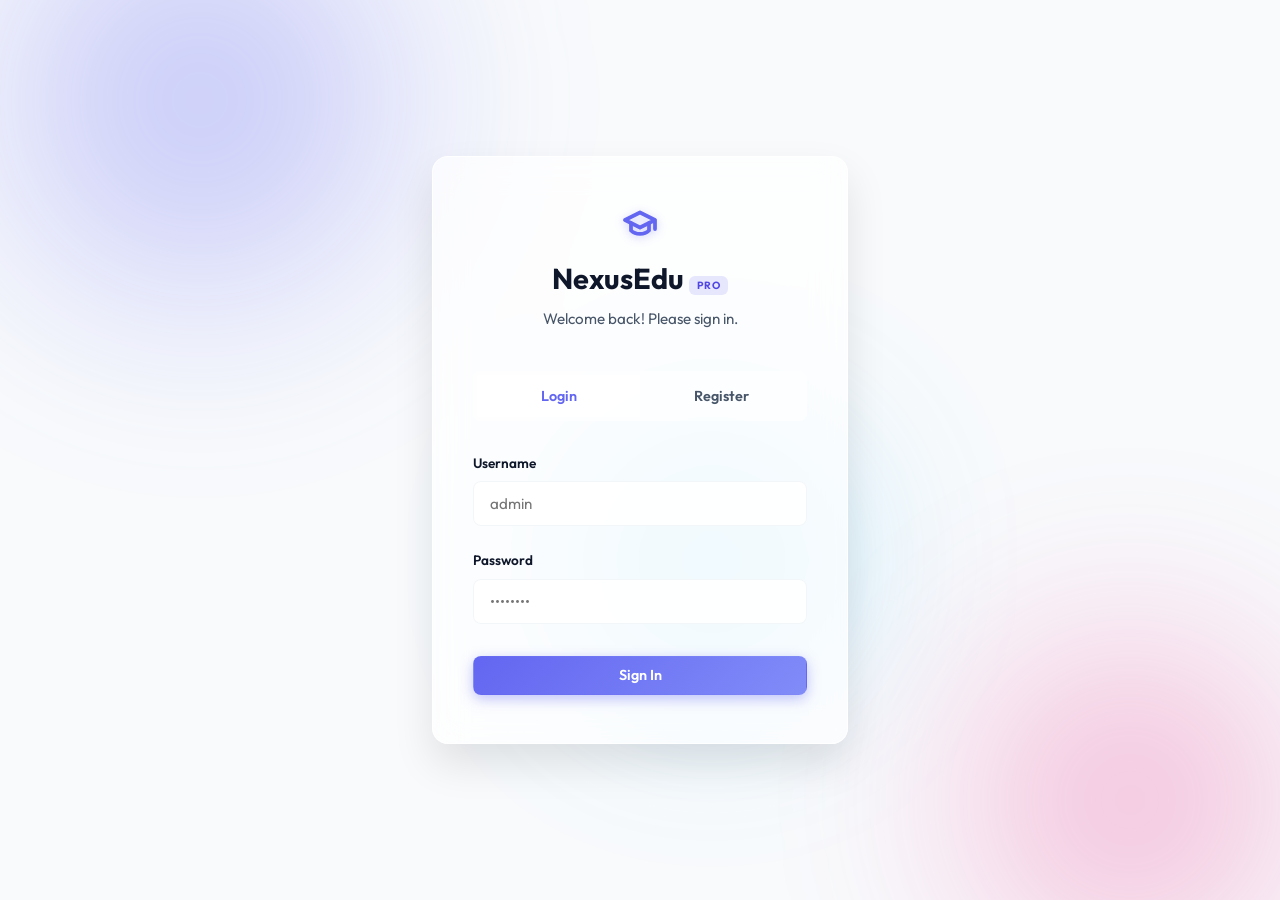
<file: static/index.html>
<!DOCTYPE html>
<html lang="en">
<head>
    <meta charset="UTF-8">
    <meta name="viewport" content="width=device-width, initial-scale=1.0">
    <title>NexusEdu PRO</title>
    <!-- Google Fonts: Outfit -->
    <link href="https://fonts.googleapis.com/css2?family=Outfit:wght@300;400;500;600;700&display=swap" rel="stylesheet">
    <link rel="stylesheet" href="/static/style.css">
</head>
<body>
    <!-- Animated Mesh Gradient Background -->
    <div class="mesh-bg">
        <div class="gradient-sphere sphere-1"></div>
        <div class="gradient-sphere sphere-2"></div>
        <div class="gradient-sphere sphere-3"></div>
    </div>

    <div class="layout">
        <!-- Header -->
        <header class="top-header glass-effect">
            <div class="header-container">
                <!-- Brand -->
                <div class="header-brand">
                    <div class="logo-icon">
                        <!-- Graduation Cap Icon -->
                        <svg xmlns="http://www.w3.org/2000/svg" width="28" height="28" viewBox="0 0 24 24" fill="none" stroke="currentColor" stroke-width="2.5" stroke-linecap="round" stroke-linejoin="round"><path d="M22 10v6M2 10l10-5 10 5-10 5z"></path><path d="M6 12v5c3 3 9 3 12 0v-5"></path></svg>
                    </div>
                    <h2>NexusEdu <span class="badge-sis">PRO</span></h2>
                </div>
                
                <!-- User Profile & Actions -->
                <div class="user-profile">
                    <button id="themeToggleBtn" class="btn-icon theme-btn" title="Toggle Dark/Light Mode">
                        <svg id="themeIconLight" xmlns="http://www.w3.org/2000/svg" width="18" height="18" viewBox="0 0 24 24" fill="none" stroke="currentColor" stroke-width="2" stroke-linecap="round" stroke-linejoin="round"><path d="M21 12.79A9 9 0 1 1 11.21 3 7 7 0 0 0 21 12.79z"></path></svg>
                        <svg id="themeIconDark" xmlns="http://www.w3.org/2000/svg" width="18" height="18" viewBox="0 0 24 24" fill="none" stroke="currentColor" stroke-width="2" stroke-linecap="round" stroke-linejoin="round" style="display: none;"><circle cx="12" cy="12" r="5"></circle><line x1="12" y1="1" x2="12" y2="3"></line><line x1="12" y1="21" x2="12" y2="23"></line><line x1="4.22" y1="4.22" x2="5.64" y2="5.64"></line><line x1="18.36" y1="18.36" x2="19.78" y2="19.78"></line><line x1="1" y1="12" x2="3" y2="12"></line><line x1="21" y1="12" x2="23" y2="12"></line><line x1="4.22" y1="19.78" x2="5.64" y2="18.36"></line><line x1="18.36" y1="5.64" x2="19.78" y2="4.22"></line></svg>
                    </button>
                    <div class="separator"></div>
                    <div class="avatar-group">
                        <div class="avatar" id="userAvatar">U</div>
                        <div style="display: flex; flex-direction: column;">
                            <span class="user-name" id="userNameDisplay">User</span>
                            <button id="logoutBtn" style="background: none; border: none; color: var(--danger-color); font-size: 0.75rem; font-weight: 600; cursor: pointer; text-align: left; padding: 0;">Logout</button>
                        </div>
                    </div>
                </div>
            </div>
        </header>

        <!-- Main Content 2-Column Layout -->
        <main class="content-container">
            <!-- Left Column: Form -->
            <aside class="left-panel">
                <div class="card form-card glass-effect animate-in slide-in-left">
                    <div class="form-header">
                        <h3 id="formTitle">Student Registration</h3>
                        <p id="formSubtitle">Add a new student or update an existing record.</p>
                    </div>
                    <form id="studentForm">
                        <input type="hidden" id="formMode" value="add">
                        
                        <div class="form-group">
                            <label for="studentId" class="form-label">Student ID</label>
                            <input type="number" id="studentId" class="form-control" required placeholder="e.g. 101">
                        </div>
                        
                        <div class="form-group">
                            <label for="studentName" class="form-label">Full Name</label>
                            <input type="text" id="studentName" class="form-control" required placeholder="John Doe">
                        </div>
                        
                        <div class="form-group">
                            <label for="studentAge" class="form-label">Age</label>
                            <input type="number" id="studentAge" class="form-control" required placeholder="20" min="5" max="100">
                        </div>
                        
                        <div class="form-group">
                            <label for="studentCourse" class="form-label">Program / Course</label>
                            <input type="text" id="studentCourse" class="form-control" required placeholder="Computer Science">
                        </div>
                        
                        <div class="form-actions">
                            <button type="button" class="btn btn-outline" id="cancelBtn" style="display: none;">Cancel</button>
                            <button type="submit" class="btn btn-primary full-width" id="saveBtn">Save Record</button>
                        </div>
                    </form>
                </div>
            </aside>

            <!-- Right Column: Table -->
            <section class="right-panel">
                <div class="section-header animate-in slide-in-top">
                    <div>
                        <h1 class="page-title">Enrolled Directory</h1>
                        <p class="page-description">Manage all active student profiles.</p>
                    </div>
                    <button id="refreshBtn" class="btn btn-outline btn-refresh glass-effect">
                        <svg xmlns="http://www.w3.org/2000/svg" width="14" height="14" viewBox="0 0 24 24" fill="none" stroke="currentColor" stroke-width="2" stroke-linecap="round" stroke-linejoin="round"><polyline points="23 4 23 10 17 10"></polyline><polyline points="1 20 1 14 7 14"></polyline><path d="M3.51 9a9 9 0 0 1 14.85-3.36L23 10M1 14l4.64 4.36A9 9 0 0 0 20.49 15"></path></svg>
                        Refresh
                    </button>
                </div>

                <!-- Dashboard Stats -->
                <div class="directory-stats animate-in slide-in-top" style="animation-delay: 0.1s">
                    <div class="stat-card glass-effect">
                        <div class="stat-label">Total Students</div>
                        <div class="stat-value" id="statTotal">0</div>
                    </div>
                    <div class="stat-card glass-effect">
                        <div class="stat-label">Active Programs</div>
                        <div class="stat-value" id="statPrograms">0</div>
                    </div>
                    <div class="stat-card glass-effect">
                        <div class="stat-label">Average Age</div>
                        <div class="stat-value" id="statAvgAge">0</div>
                    </div>
                </div>

                <!-- Controls & Search -->
                <div class="directory-controls animate-in slide-in-top" style="animation-delay: 0.15s">
                    <div class="search-wrapper glass-effect">
                        <svg xmlns="http://www.w3.org/2000/svg" width="16" height="16" viewBox="0 0 24 24" fill="none" stroke="currentColor" stroke-width="2" stroke-linecap="round" stroke-linejoin="round" class="search-icon"><circle cx="11" cy="11" r="8"></circle><line x1="21" y1="21" x2="16.65" y2="16.65"></line></svg>
                        <input type="text" id="searchInput" class="search-input" placeholder="Search by name or course...">
                    </div>
                </div>

                <div class="card table-wrapper glass-effect animate-in slide-in-right" style="animation-delay: 0.2s">
                    <div class="table-container">
                        <table class="data-table" id="studentTable">
                            <thead>
                                <tr>
                                    <th class="sortable" data-sort="id">ID <span class="sort-icon"></span></th>
                                    <th class="sortable" data-sort="name">STUDENT NAME <span class="sort-icon"></span></th>
                                    <th class="sortable" data-sort="course">COURSE / PROGRAM <span class="sort-icon"></span></th>
                                    <th class="sortable" data-sort="age">AGE <span class="sort-icon"></span></th>
                                    <th class="text-right">ACTIONS</th>
                                </tr>
                            </thead>
                            <tbody id="studentTableBody">
                                <!-- Populated via JS -->
                            </tbody>
                        </table>
                        <div id="emptyState" class="empty-state">
                            <svg xmlns="http://www.w3.org/2000/svg" width="40" height="40" viewBox="0 0 24 24" fill="none" stroke="currentColor" stroke-width="1.5" stroke-linecap="round" stroke-linejoin="round"><path d="M16 21v-2a4 4 0 0 0-4-4H5a4 4 0 0 0-4 4v2"></path><circle cx="8.5" cy="7" r="4"></circle><line x1="20" y1="8" x2="20" y2="14"></line><line x1="23" y1="11" x2="17" y2="11"></line></svg>
                            <h3>No students found</h3>
                            <p>Use the registration form to add students.</p>
                        </div>
                    </div>
                </div>
            </section>
        </main>
    </div>

    <!-- Confirmation Modal -->
    <div id="confirmModal" class="modal-overlay">
        <div class="modal-card glass-effect">
            <div class="modal-icon warning">
                <svg xmlns="http://www.w3.org/2000/svg" width="24" height="24" viewBox="0 0 24 24" fill="none" stroke="currentColor" stroke-width="2" stroke-linecap="round" stroke-linejoin="round"><path d="M10.29 3.86L1.82 18a2 2 0 0 0 1.71 3h16.94a2 2 0 0 0 1.71-3L13.71 3.86a2 2 0 0 0-3.42 0z"></path><line x1="12" y1="9" x2="12" y2="13"></line><line x1="12" y1="17" x2="12.01" y2="17"></line></svg>
            </div>
            <h3>Delete Record?</h3>
            <p>Are you sure you want to delete this student? This action cannot be undone.</p>
            <div class="modal-actions">
                <button class="btn btn-outline" id="cancelDeleteBtn">Cancel</button>
                <button class="btn btn-danger" id="confirmDeleteBtn">Delete</button>
            </div>
        </div>
    </div>

    <!-- Notification Toast -->
    <div id="toast" class="toast glass-effect">
        <div class="toast-icon" id="toastIcon">
            <svg xmlns="http://www.w3.org/2000/svg" width="18" height="18" viewBox="0 0 24 24" fill="none" stroke="currentColor" stroke-width="2" stroke-linecap="round" stroke-linejoin="round"><polyline points="20 6 9 17 4 12"></polyline></svg>
        </div>
        <div class="toast-content" id="toastMessage">Operation successful</div>
    </div>

    <script src="/static/app.js"></script>
</body>
</html>
</file>
<file: static/style.css>
/* StudentCore SIS Theme - Premium Glassmorphism Update */
:root {
    /* Light Theme Palette */
    --bg-main: #f8fafc;
    --border-color: rgba(226, 232, 240, 0.4);
    
    --text-primary: #0f172a;
    --text-secondary: #475569;
    --text-muted: #94a3b8;
    
    --primary-color: #6366f1; /* Indigo */
    --primary-hover: #4f46e5;
    --danger-color: #f43f5e;
    --danger-bg: rgba(244, 63, 94, 0.1);
    --danger-border: rgba(244, 63, 94, 0.3);
    
    --badge-bg: rgba(99, 102, 241, 0.15);
    --badge-text: #4f46e5;
    
    --shadow-card: 0 8px 32px 0 rgba(31, 38, 135, 0.07);
    --glass-bg: rgba(255, 255, 255, 0.7);
    --glass-border: rgba(255, 255, 255, 0.8);
    
    --radius-md: 0.5rem;
    --radius-lg: 1rem;
    
    --bg-hover: rgba(255, 255, 255, 0.5);
    --bg-table-header: rgba(255, 255, 255, 0.3);
    --input-bg: rgba(255, 255, 255, 0.9);
}

[data-theme="dark"] {
    --bg-main: #0f172a;
    --border-color: rgba(51, 65, 85, 0.4);
    
    --text-primary: #f8fafc;
    --text-secondary: #cbd5e1;
    --text-muted: #64748b;
    
    --primary-color: #818cf8;
    --primary-hover: #a5b4fc;
    --danger-color: #fb7185;
    --danger-bg: rgba(244, 63, 94, 0.15);
    --danger-border: rgba(244, 63, 94, 0.3);
    
    --badge-bg: rgba(129, 140, 248, 0.2);
    --badge-text: #c7d2fe;
    
    --shadow-card: 0 8px 32px 0 rgba(0, 0, 0, 0.3);
    --glass-bg: rgba(30, 41, 59, 0.6);
    --glass-border: rgba(255, 255, 255, 0.05);
    
    --bg-hover: rgba(51, 65, 85, 0.5);
    --bg-table-header: rgba(30, 41, 59, 0.4);
    --input-bg: rgba(15, 23, 42, 0.8);
}

* {
    margin: 0;
    padding: 0;
    box-sizing: border-box;
    font-family: 'Outfit', -apple-system, BlinkMacSystemFont, "Segoe UI", Roboto, sans-serif;
}

body {
    background-color: var(--bg-main);
    color: var(--text-primary);
    font-size: 0.9rem;
    line-height: 1.5;
    transition: background-color 0.4s ease, color 0.4s ease;
    overflow-x: hidden;
}

/* Background Mesh Animation */
.mesh-bg {
    position: fixed;
    top: 0;
    left: 0;
    width: 100vw;
    height: 100vh;
    z-index: -1;
    overflow: hidden;
    background-color: var(--bg-main);
    transition: background-color 0.4s ease;
}

.gradient-sphere {
    position: absolute;
    border-radius: 50%;
    filter: blur(80px);
    opacity: 0.5;
    animation: float 20s infinite ease-in-out alternate;
}

[data-theme="dark"] .gradient-sphere {
    opacity: 0.3;
}

.sphere-1 {
    width: 600px;
    height: 600px;
    background: radial-gradient(circle, rgba(99,102,241,0.8) 0%, rgba(99,102,241,0) 70%);
    top: -200px;
    left: -100px;
    animation-delay: 0s;
}

.sphere-2 {
    width: 500px;
    height: 500px;
    background: radial-gradient(circle, rgba(236,72,153,0.8) 0%, rgba(236,72,153,0) 70%);
    bottom: -150px;
    right: -100px;
    animation-delay: -5s;
}

.sphere-3 {
    width: 400px;
    height: 400px;
    background: radial-gradient(circle, rgba(56,189,248,0.8) 0%, rgba(56,189,248,0) 70%);
    top: 40%;
    left: 40%;
    animation-delay: -10s;
}

@keyframes float {
    0% { transform: translate(0, 0) scale(1); }
    33% { transform: translate(50px, -50px) scale(1.1); }
    66% { transform: translate(-30px, 30px) scale(0.9); }
    100% { transform: translate(0, 0) scale(1); }
}

/* Glassmorphism Utilities */
.glass-effect {
    background: var(--glass-bg);
    backdrop-filter: blur(16px);
    -webkit-backdrop-filter: blur(16px);
    border: 1px solid var(--glass-border);
    box-shadow: var(--shadow-card);
}

/* Layout */
.layout {
    display: flex;
    flex-direction: column;
    min-height: 100vh;
}

/* Header */
.top-header {
    height: 70px;
    position: sticky;
    top: 0;
    z-index: 100;
    transition: all 0.3s ease;
    border-bottom: 1px solid var(--border-color);
}

.header-container {
    width: 100%;
    height: 100%;
    max-width: 1400px;
    margin: 0 auto;
    display: flex;
    justify-content: space-between;
    align-items: center;
    padding: 0 2rem;
}

.header-brand {
    display: flex;
    align-items: center;
    gap: 0.75rem;
}

.logo-icon {
    color: var(--primary-color);
    display: flex;
    align-items: center;
    justify-content: center;
    filter: drop-shadow(0 2px 4px rgba(99, 102, 241, 0.3));
}

.header-brand h2 {
    color: var(--text-primary);
    font-size: 1.5rem;
    font-weight: 700;
    letter-spacing: -0.02em;
    display: flex;
    align-items: center;
    gap: 0.5rem;
}

.badge-sis {
    font-size: 0.65rem;
    background-color: var(--badge-bg);
    color: var(--badge-text);
    padding: 0.2rem 0.5rem;
    border-radius: 6px;
    font-weight: 700;
    text-transform: uppercase;
    letter-spacing: 0.05em;
}

/* User Profile Section */
.user-profile {
    display: flex;
    align-items: center;
    gap: 1.25rem;
}

.theme-btn {
    color: #f59e0b;
    padding: 0.5rem;
    border: 1px solid var(--border-color);
    border-radius: 50%;
    background-color: var(--glass-bg);
    cursor: pointer;
    transition: transform 0.2s, box-shadow 0.2s;
}

.theme-btn:hover {
    transform: scale(1.1);
    box-shadow: 0 4px 12px rgba(0,0,0,0.1);
}

[data-theme="dark"] .theme-btn {
    color: #fcd34d;
}

.separator {
    width: 1px;
    height: 24px;
    background-color: var(--border-color);
}

.avatar-group {
    display: flex;
    align-items: center;
    gap: 0.75rem;
    cursor: pointer;
}

.avatar {
    width: 36px;
    height: 36px;
    background: linear-gradient(135deg, var(--primary-color), #a855f7);
    color: white;
    border-radius: 50%;
    display: flex;
    align-items: center;
    justify-content: center;
    font-weight: 600;
    font-size: 0.85rem;
    box-shadow: 0 4px 10px rgba(99, 102, 241, 0.3);
}

.user-name {
    font-weight: 500;
    color: var(--text-primary);
}

/* 2-Column Content Area */
.content-container {
    flex: 1;
    width: 100%;
    max-width: 1400px;
    margin: 0 auto;
    padding: 3rem 2rem;
    display: grid;
    grid-template-columns: 360px 1fr;
    gap: 2.5rem;
}

@media (max-width: 960px) {
    .content-container {
        grid-template-columns: 1fr;
    }
}

/* Cards */
.card {
    border-radius: var(--radius-lg);
    padding: 2rem;
    transition: transform 0.3s ease, box-shadow 0.3s ease;
}

.form-card {
    position: sticky;
    top: 6rem;
}

.form-header {
    margin-bottom: 2rem;
}

.form-header h3 {
    font-size: 1.25rem;
    font-weight: 700;
    color: var(--text-primary);
    margin-bottom: 0.5rem;
}

.form-header p {
    font-size: 0.85rem;
    color: var(--text-secondary);
}

/* Right Panel */
.section-header {
    display: flex;
    justify-content: space-between;
    align-items: flex-end;
    margin-bottom: 2rem;
}

.page-title {
    font-size: 2rem;
    font-weight: 700;
    color: var(--text-primary);
    margin-bottom: 0.25rem;
    letter-spacing: -0.03em;
}

.page-description {
    color: var(--text-secondary);
    font-size: 0.95rem;
}

/* Tables */
.table-wrapper {
    padding: 1rem;
    overflow: hidden;
}

.table-container {
    overflow-x: auto;
    width: 100%;
}

.data-table {
    width: 100%;
    border-collapse: separate;
    border-spacing: 0;
}

.data-table th, .data-table td {
    padding: 1.25rem 1rem;
    text-align: left;
    border-bottom: 1px solid var(--border-color);
    vertical-align: middle;
}

.data-table th {
    background-color: var(--bg-table-header);
    color: var(--text-secondary);
    font-weight: 600;
    font-size: 0.75rem;
    text-transform: uppercase;
    letter-spacing: 0.05em;
}

.data-table th:first-child { border-top-left-radius: var(--radius-md); }
.data-table th:last-child { border-top-right-radius: var(--radius-md); }

.data-table tbody tr {
    transition: all 0.2s;
}

.data-table tbody tr:hover {
    background-color: var(--bg-hover);
    transform: translateY(-1px);
    box-shadow: 0 4px 6px -1px rgba(0, 0, 0, 0.05);
}

.text-right {
    text-align: right !important;
}

/* Table Specific Styles */
.id-badge {
    background-color: var(--badge-bg);
    color: var(--badge-text);
    padding: 0.3rem 0.6rem;
    border-radius: 6px;
    font-weight: 600;
    font-size: 0.75rem;
    display: inline-block;
}

.student-name {
    font-weight: 600;
    color: var(--text-primary);
    font-size: 1rem;
}

.action-buttons {
    display: flex;
    justify-content: flex-end;
    gap: 0.5rem;
}

/* Buttons */
.btn {
    display: inline-flex;
    align-items: center;
    justify-content: center;
    gap: 0.5rem;
    padding: 0.6rem 1.25rem;
    font-size: 0.9rem;
    font-weight: 600;
    border-radius: var(--radius-md);
    cursor: pointer;
    border: 1px solid transparent;
    transition: all 0.3s cubic-bezier(0.4, 0, 0.2, 1);
}

.btn-primary {
    background: linear-gradient(135deg, var(--primary-color), #818cf8);
    color: white;
    box-shadow: 0 4px 14px rgba(99, 102, 241, 0.4);
}

.btn-primary:hover {
    transform: translateY(-2px);
    box-shadow: 0 6px 20px rgba(99, 102, 241, 0.6);
}

.btn-primary:active {
    transform: translateY(0);
}

.btn-outline {
    background-color: transparent;
    border-color: var(--border-color);
    color: var(--text-primary);
}

.btn-outline:hover {
    background-color: var(--bg-hover);
    border-color: var(--text-secondary);
}

.btn-danger {
    background-color: var(--danger-color);
    color: white;
}

.btn-danger:hover {
    background-color: #be123c;
}

.btn-refresh {
    font-size: 0.85rem;
    padding: 0.5rem 1rem;
}

/* Table Action Buttons */
.btn-action {
    background-color: var(--glass-bg);
    border: 1px solid var(--border-color);
    border-radius: 6px;
    padding: 0.4rem 0.8rem;
    font-size: 0.8rem;
    font-weight: 600;
    cursor: pointer;
    transition: all 0.2s;
    color: var(--text-secondary);
}

.btn-action:hover {
    transform: translateY(-2px);
}

.btn-action.edit:hover {
    border-color: var(--primary-color);
    color: var(--primary-color);
    box-shadow: 0 4px 10px rgba(99, 102, 241, 0.2);
}

.btn-action.delete:hover {
    border-color: var(--danger-color);
    color: var(--danger-color);
    box-shadow: 0 4px 10px rgba(244, 63, 94, 0.2);
}

.full-width {
    width: 100%;
}

/* Forms */
.form-group {
    margin-bottom: 1.5rem;
}

.form-label {
    display: block;
    margin-bottom: 0.5rem;
    font-weight: 600;
    font-size: 0.85rem;
    color: var(--text-primary);
}

.form-control {
    display: block;
    width: 100%;
    padding: 0.75rem 1rem;
    font-size: 0.95rem;
    color: var(--text-primary);
    background-color: var(--input-bg);
    border: 1px solid var(--border-color);
    border-radius: var(--radius-md);
    transition: all 0.2s;
}

.form-control:focus {
    border-color: var(--primary-color);
    box-shadow: 0 0 0 3px rgba(99, 102, 241, 0.2);
    outline: 0;
}

.form-actions {
    display: flex;
    gap: 0.75rem;
    margin-top: 2rem;
}

/* Empty State */
.empty-state {
    padding: 5rem 2rem;
    text-align: center;
    color: var(--text-secondary);
    display: flex;
    flex-direction: column;
    align-items: center;
}

.empty-state svg {
    color: var(--text-muted);
    margin-bottom: 1.5rem;
}

.empty-state h3 {
    color: var(--text-primary);
    font-weight: 600;
    font-size: 1.2rem;
    margin-bottom: 0.5rem;
}

/* Modal */
.modal-overlay {
    position: fixed;
    top: 0;
    left: 0;
    width: 100vw;
    height: 100vh;
    background: rgba(0, 0, 0, 0.4);
    backdrop-filter: blur(4px);
    display: flex;
    align-items: center;
    justify-content: center;
    z-index: 3000;
    opacity: 0;
    visibility: hidden;
    transition: all 0.3s ease;
}

.modal-overlay.active {
    opacity: 1;
    visibility: visible;
}

.modal-card {
    border-radius: var(--radius-lg);
    padding: 2.5rem;
    max-width: 400px;
    width: 90%;
    text-align: center;
    transform: scale(0.9);
    transition: transform 0.3s cubic-bezier(0.175, 0.885, 0.32, 1.275);
}

.modal-overlay.active .modal-card {
    transform: scale(1);
}

.modal-icon {
    width: 56px;
    height: 56px;
    border-radius: 50%;
    background-color: var(--danger-bg);
    color: var(--danger-color);
    display: flex;
    align-items: center;
    justify-content: center;
    margin: 0 auto 1.5rem;
}

.modal-card h3 {
    font-size: 1.25rem;
    font-weight: 700;
    margin-bottom: 0.5rem;
    color: var(--text-primary);
}

.modal-card p {
    color: var(--text-secondary);
    margin-bottom: 2rem;
    font-size: 0.95rem;
}

.modal-actions {
    display: flex;
    gap: 1rem;
    justify-content: center;
}

/* Toast */
.toast {
    position: fixed;
    bottom: 2rem;
    right: 2rem;
    border-radius: var(--radius-md);
    padding: 1rem 1.5rem;
    display: flex;
    align-items: center;
    gap: 1rem;
    transform: translateX(120%);
    opacity: 0;
    transition: all 0.4s cubic-bezier(0.68, -0.55, 0.265, 1.55);
    z-index: 2000;
    min-width: 300px;
}

.toast.show {
    transform: translateX(0);
    opacity: 1;
}

.toast-icon {
    display: flex;
    align-items: center;
    justify-content: center;
    width: 28px;
    height: 28px;
    border-radius: 50%;
    background-color: rgba(16, 185, 129, 0.15);
    color: #10b981;
}

.toast.error .toast-icon {
    background-color: rgba(239, 68, 68, 0.15);
    color: var(--danger-color);
}

.toast-content {
    font-weight: 600;
    color: var(--text-primary);
    font-size: 0.95rem;
}

/* Entrance Animations */
.animate-in {
    opacity: 0;
    animation-fill-mode: forwards;
}

.slide-in-left { animation: slideInLeft 0.6s cubic-bezier(0.2, 0.8, 0.2, 1) forwards; }
.slide-in-right { animation: slideInRight 0.6s cubic-bezier(0.2, 0.8, 0.2, 1) forwards; }
.slide-in-top { animation: slideInTop 0.6s cubic-bezier(0.2, 0.8, 0.2, 1) forwards; }
.slide-in-bottom { animation: slideInBottom 0.6s cubic-bezier(0.2, 0.8, 0.2, 1) forwards; }

.delay-100 { animation-delay: 0.1s; }
.delay-200 { animation-delay: 0.2s; }
.delay-300 { animation-delay: 0.3s; }

@keyframes slideInLeft {
    from { opacity: 0; transform: translateX(-30px); }
    to { opacity: 1; transform: translateX(0); }
}

@keyframes slideInRight {
    from { opacity: 0; transform: translateX(30px); }
    to { opacity: 1; transform: translateX(0); }
}

@keyframes slideInTop {
    from { opacity: 0; transform: translateY(-20px); }
    to { opacity: 1; transform: translateY(0); }
}

@keyframes slideInBottom {
    from { opacity: 0; transform: translateY(20px); }
    to { opacity: 1; transform: translateY(0); }
}

/* Staggered Row Animation */
.row-enter {
    animation: slideInBottom 0.4s ease forwards;
    opacity: 0;
}

/* --- Login Page Styles --- */
.login-body {
    display: flex;
    align-items: center;
    justify-content: center;
    min-height: 100vh;
}

.login-container {
    width: 100%;
    max-width: 480px;
    padding: 2rem;
    z-index: 10;
}

.login-card {
    padding: 3rem 2.5rem;
    border-radius: var(--radius-lg);
    box-shadow: 0 20px 40px rgba(0, 0, 0, 0.1);
}

.login-header {
    text-align: center;
    margin-bottom: 2.5rem;
}

.login-header .logo-icon {
    margin-bottom: 1rem;
}

.login-header h2 {
    font-size: 1.8rem;
    font-weight: 700;
    margin-bottom: 0.5rem;
    color: var(--text-primary);
    justify-content: center;
}

.login-header p {
    color: var(--text-secondary);
    font-size: 0.95rem;
}

.auth-tabs {
    display: flex;
    margin-bottom: 2rem;
    background: var(--bg-hover);
    border-radius: var(--radius-md);
    padding: 0.25rem;
}

.auth-tab {
    flex: 1;
    padding: 0.75rem;
    text-align: center;
    font-weight: 600;
    font-size: 0.9rem;
    color: var(--text-secondary);
    background: transparent;
    border: none;
    border-radius: calc(var(--radius-md) - 0.25rem);
    cursor: pointer;
    transition: all 0.3s;
}

.auth-tab.active {
    background: var(--glass-bg);
    color: var(--primary-color);
    box-shadow: var(--shadow-sm);
}

.auth-error {
    margin-top: 1.5rem;
    padding: 0.75rem;
    background: var(--danger-bg);
    color: var(--danger-color);
    border: 1px solid var(--danger-border);
    border-radius: var(--radius-md);
    font-size: 0.85rem;
    text-align: center;
    display: none;
}

/* --- Advanced Directory Styles --- */

.directory-stats {
    display: grid;
    grid-template-columns: repeat(3, 1fr);
    gap: 1rem;
    margin-bottom: 1.5rem;
}

.stat-card {
    padding: 1.25rem;
    border-radius: var(--radius-md);
    display: flex;
    flex-direction: column;
    justify-content: center;
}

.stat-label {
    font-size: 0.8rem;
    font-weight: 600;
    color: var(--text-secondary);
    text-transform: uppercase;
    letter-spacing: 0.5px;
    margin-bottom: 0.5rem;
}

.stat-value {
    font-size: 1.8rem;
    font-weight: 700;
    color: var(--text-primary);
}

.directory-controls {
    margin-bottom: 1.5rem;
    display: flex;
    justify-content: flex-end;
}

.search-wrapper {
    position: relative;
    width: 300px;
    border-radius: var(--radius-md);
}

.search-icon {
    position: absolute;
    left: 1rem;
    top: 50%;
    transform: translateY(-50%);
    color: var(--text-secondary);
    pointer-events: none;
}

.search-input {
    width: 100%;
    padding: 0.75rem 1rem 0.75rem 2.5rem;
    border: 1px solid var(--border-color);
    background: transparent;
    border-radius: var(--radius-md);
    color: var(--text-primary);
    font-family: inherit;
    font-size: 0.95rem;
    transition: all 0.3s;
}

.search-input:focus {
    outline: none;
    border-color: var(--primary-color);
    box-shadow: 0 0 0 3px rgba(99, 102, 241, 0.2);
}

/* Sortable Headers */
th.sortable {
    cursor: pointer;
    user-select: none;
    transition: color 0.2s;
}

th.sortable:hover {
    color: var(--primary-color);
}

th.sortable .sort-icon {
    display: inline-block;
    width: 0;
    height: 0;
    border-left: 4px solid transparent;
    border-right: 4px solid transparent;
    margin-left: 5px;
    vertical-align: middle;
    opacity: 0.3;
}

th.sortable.asc .sort-icon {
    border-bottom: 5px solid currentColor;
    border-top: none;
    opacity: 1;
}

th.sortable.desc .sort-icon {
    border-top: 5px solid currentColor;
    border-bottom: none;
    opacity: 1;
}

/* Student Avatar in Table */
.student-name-cell {
    display: flex;
    align-items: center;
    gap: 1rem;
}

.student-avatar {
    width: 32px;
    height: 32px;
    border-radius: 50%;
    display: flex;
    align-items: center;
    justify-content: center;
    font-weight: 600;
    font-size: 0.8rem;
    color: white;
    flex-shrink: 0;
}
</file>
